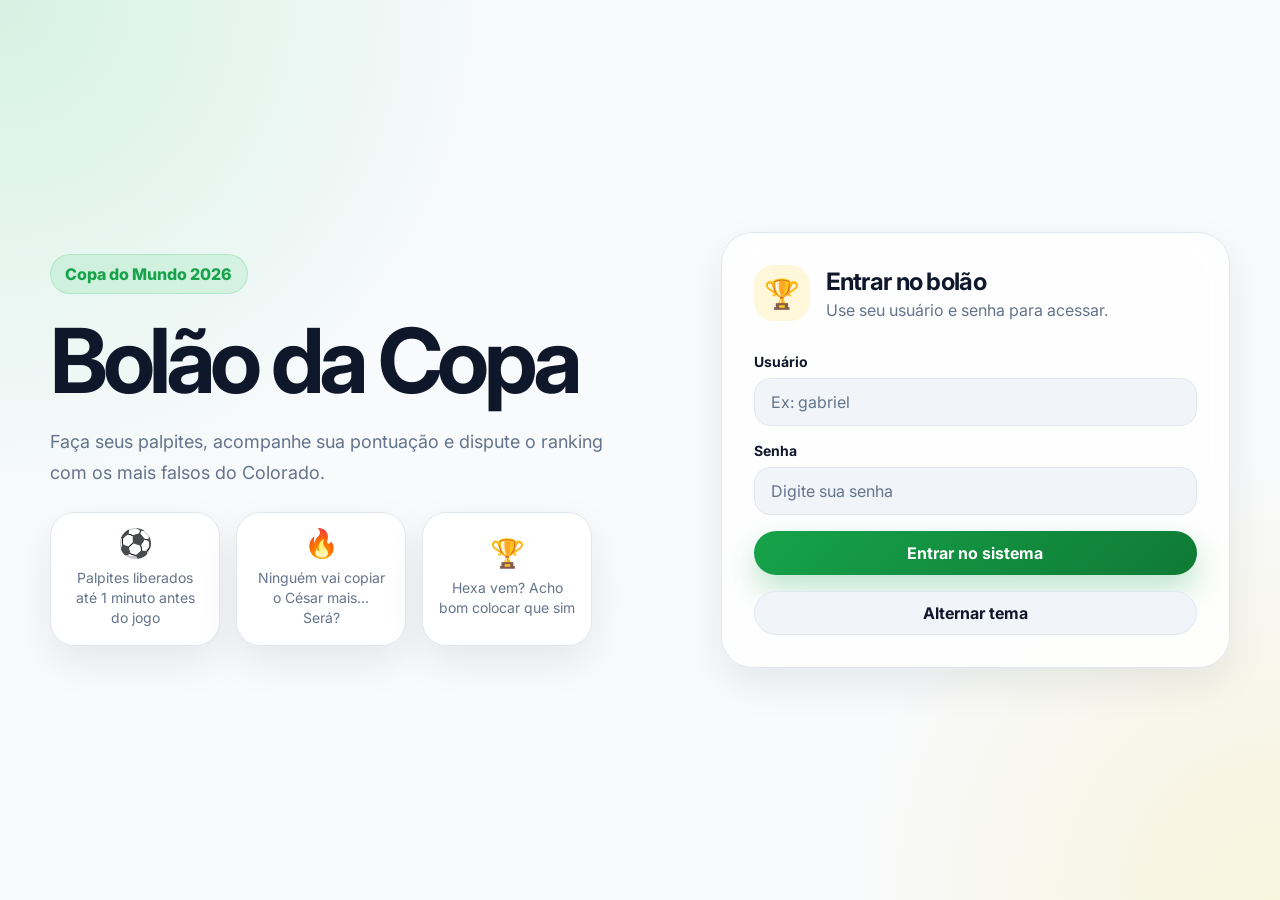
<file: index.html>
<!DOCTYPE html>
<html lang="pt-BR">
<head>
  <meta charset="UTF-8" />
  <meta name="viewport" content="width=device-width, initial-scale=1.0" />

  <title>Bolão da Copa | Login</title>
  <link rel="icon" type="image/png" href="./src/assets/bola.png?v=2">
  <link rel="apple-touch-icon" href="./src/assets/bola.png?v=2">

  <link rel="preconnect" href="https://fonts.googleapis.com">
  <link rel="preconnect" href="https://fonts.gstatic.com" crossorigin>
  <link 
    href="https://fonts.googleapis.com/css2?family=Inter:wght@400;500;600;700;800&display=swap" 
    rel="stylesheet"
  >

  <link rel="stylesheet" href="./src/css/base/reset.css">
  <link rel="stylesheet" href="./src/css/base/variables.css">
  <link rel="stylesheet" href="./src/css/base/global.css">

  <link rel="stylesheet" href="./src/css/components/button.css">
  <link rel="stylesheet" href="./src/css/components/form.css">
  <link rel="stylesheet" href="./src/css/components/card.css">

  <link rel="stylesheet" href="./src/css/pages/login.css">
</head>

<body>
  <main class="login-page">
    <section class="login-hero">
      <div class="login-hero__badge">
        Copa do Mundo 2026
      </div>

      <h1 class="login-hero__title">
        Bolão da Copa
      </h1>

      <p class="login-hero__description">
        Faça seus palpites, acompanhe sua pontuação e dispute o ranking com os mais falsos do Colorado.
      </p>

      <div class="login-hero__stats">
        <article>
          <strong>⚽</strong>
          <span>Palpites liberados até 1 minuto antes do jogo</span>
        </article>

        <article>
          <strong>🔥</strong>
          <span>Ninguém vai copiar o César mais... Será?</span>
        </article>

        <article>
          <strong>🏆</strong>
          <span>Hexa vem? Acho bom colocar que sim</span>
        </article>
      </div>
    </section>

    <section class="login-card card">
      <div class="login-card__header">
        <span class="login-card__icon">🏆</span>

        <div>
          <h2>Entrar no bolão</h2>
          <p>Use seu usuário e senha para acessar.</p>
        </div>
      </div>

      <form id="loginForm" class="form">
        <div class="form__group">
          <label for="username">Usuário</label>
          <input 
            type="text" 
            id="username" 
            name="username"
            placeholder="Ex: gabriel"
            autocomplete="username"
            required
          >
        </div>

        <div class="form__group">
          <label for="password">Senha</label>
          <input 
            type="password" 
            id="password" 
            name="password"
            placeholder="Digite sua senha"
            autocomplete="current-password"
            required
          >
        </div>

        <p id="loginError" class="form__error">
          Porra Igor, Sério? Usuário ou senha inválidos.
        </p>

        <button type="submit" class="button button--primary">
          Entrar no sistema
        </button>
      </form>

      <button id="themeToggle" class="button button--ghost login-card__theme-button">
        Alternar tema
      </button>
    </section>
  </main>

  <script type="module" src="./src/js/pages/login-page.js"></script>
</body>
</html>
</file>
<file: src/css/base/variables.css>
:root {
  --color-primary: #16a34a;
  --color-primary-dark: #0f7a35;
  --color-secondary: #facc15;

  --color-background: #f8fafc;
  --color-surface: #ffffff;
  --color-surface-soft: #f1f5f9;

  --color-text: #0f172a;
  --color-muted: #64748b;
  --color-border: #e2e8f0;

  --color-danger: #ef4444;
  --color-success: #22c55e;

  --shadow-soft: 0 24px 80px rgba(15, 23, 42, 0.12);
  --shadow-card: 0 16px 40px rgba(15, 23, 42, 0.08);

  --radius-sm: 0.75rem;
  --radius-md: 1rem;
  --radius-lg: 1.5rem;
  --radius-xl: 2rem;

  --font-family: "Inter", system-ui, -apple-system, BlinkMacSystemFont, "Segoe UI", sans-serif;

  --transition-default: 0.2s ease;
}

body.dark-theme {
  --color-primary: #34d399;
  --color-primary-dark: #10b981;
  --color-secondary: #facc15;

  --color-background: #10201b;
  --color-surface: #172b24;
  --color-surface-soft: #1f3a31;

  --color-text: #f4fbf7;
  --color-muted: #b6c8c0;
  --color-border: rgba(214, 255, 236, 0.12);

  --color-danger: #fb7185;
  --color-success: #4ade80;

  --shadow-soft: 0 24px 80px rgba(0, 0, 0, 0.28);
  --shadow-card: 0 16px 40px rgba(0, 0, 0, 0.22);
}
</file>
<file: src/css/base/global.css>
body {
  font-family: var(--font-family);
  background:
    radial-gradient(circle at top left, rgba(34, 197, 94, 0.16), transparent 32rem),
    radial-gradient(circle at bottom right, rgba(250, 204, 21, 0.14), transparent 28rem),
    var(--color-background);
  color: var(--color-text);
  transition:
    background-color var(--transition-default),
    color var(--transition-default);
}

::selection {
  background: var(--color-primary);
  color: #ffffff;
}

.container {
  width: min(1120px, calc(100% - 2rem));
  margin: 0 auto;
}

body.dark-theme input,
body.dark-theme select,
body.dark-theme textarea {
  background: rgba(31, 58, 49, 0.95);
  border-color: rgba(214, 255, 236, 0.12);
}

@media (max-width: 860px) {
  body.dark-theme {
    background:
      radial-gradient(circle at top left, rgba(34, 197, 94, 0.08), transparent 18rem),
      radial-gradient(circle at bottom right, rgba(250, 204, 21, 0.08), transparent 16rem),
      #0b1714;
  }
}
</file>
<file: src/css/components/button.css>
.button {
  min-height: 2.75rem;
  padding: 0 1.25rem;
  border-radius: 999px;
  font-weight: 700;

  display: inline-flex;
  align-items: center;
  justify-content: center;
  gap: 0.5rem;

  line-height: 1;
  text-align: center;
  text-decoration: none;

  transition:
    transform var(--transition-default),
    box-shadow var(--transition-default),
    background-color var(--transition-default),
    color var(--transition-default);
}

.button:hover {
  transform: translateY(-1px);
}

.button--primary {
  background: linear-gradient(135deg, var(--color-primary), var(--color-primary-dark));
  color: #ffffff;
  box-shadow: 0 14px 30px rgba(22, 163, 74, 0.28);
}

.button--primary:hover {
  box-shadow: 0 18px 38px rgba(22, 163, 74, 0.36);
}

.button--ghost {
  background: var(--color-surface-soft);
  color: var(--color-text);
  border: 1px solid var(--color-border);
}

.button--ghost:hover {
  background: var(--color-surface);
}
</file>
<file: src/css/components/form.css>
.form {
  display: grid;
  gap: 1rem;
}

.form__group {
  display: grid;
  gap: 0.5rem;
}

.form__group label {
  font-size: 0.875rem;
  font-weight: 700;
  color: var(--color-text);
}

.form__group input {
  width: 100%;
  height: 3rem;
  padding: 0 1rem;
  border-radius: var(--radius-md);
  border: 1px solid var(--color-border);
  background: var(--color-surface-soft);
  color: var(--color-text);
  outline: none;
  transition:
    border-color var(--transition-default),
    box-shadow var(--transition-default),
    background-color var(--transition-default);
}

.form__group input:focus {
  border-color: var(--color-primary);
  box-shadow: 0 0 0 4px rgba(34, 197, 94, 0.16);
}

.form__group input::placeholder {
  color: var(--color-muted);
}

.form__error {
  display: none;
  font-size: 0.875rem;
  font-weight: 600;
  color: var(--color-danger);
}

.form__error.is-visible {
  display: block;
}

body.dark-theme .form__group input {
  background: rgba(31, 58, 49, 0.95);
  border-color: rgba(214, 255, 236, 0.12);
}
</file>
<file: src/css/components/card.css>
.card {
  background: rgba(255, 255, 255, 0.82);
  border: 1px solid var(--color-border);
  border-radius: var(--radius-xl);
  box-shadow: var(--shadow-card);
  backdrop-filter: blur(18px);
}

body.dark-theme .card {
  background: rgba(23, 43, 36, 0.88);
  border-color: rgba(214, 255, 236, 0.12);
}
</file>
<file: src/css/pages/login.css>
.login-page {
  min-height: 100vh;
  display: grid;
  grid-template-columns: 1.1fr 0.9fr;
  align-items: center;
  gap: 3rem;
  width: min(1180px, calc(100% - 2rem));
  margin: 0 auto;
  padding: 3rem 0;
}

.login-hero {
  display: grid;
  gap: 1.5rem;
}

.login-hero__badge {
  width: fit-content;
  padding: 0.55rem 0.9rem;
  border-radius: 999px;
  background: rgba(34, 197, 94, 0.12);
  color: var(--color-primary);
  font-weight: 800;
  border: 1px solid rgba(34, 197, 94, 0.2);
}

.login-hero__title {
  font-size: clamp(3rem, 7vw, 6rem);
  line-height: 0.95;
  letter-spacing: -0.06em;
  max-width: 720px;
}

.login-hero__description {
  max-width: 580px;
  font-size: 1.125rem;
  line-height: 1.7;
  color: var(--color-muted);
}

.login-hero__stats {
  display: flex;
  gap: 1rem;
  flex-wrap: wrap;
}

.login-hero__stats article {
  width: 170px;
  min-height: 120px;
  padding: 1rem;
  border-radius: var(--radius-lg);
  background: var(--color-surface);
  border: 1px solid var(--color-border);
  box-shadow: var(--shadow-card);

  display: grid;
  gap: 0.65rem;
  align-content: center;
  justify-items: center;
  text-align: center;
}

.login-hero__stats strong {
  display: block;
  font-size: 1.75rem;
  line-height: 1;
}

.login-hero__stats span {
  color: var(--color-muted);
  font-size: 0.875rem;
  line-height: 1.45;
}

.login-card {
  padding: 2rem;
}

.login-card__header {
  display: flex;
  align-items: center;
  gap: 1rem;
  margin-bottom: 2rem;
}

.login-card__icon {
  width: 3.5rem;
  height: 3.5rem;
  display: grid;
  place-items: center;
  border-radius: 1.25rem;
  background: rgba(250, 204, 21, 0.16);
  font-size: 1.8rem;
}

.login-card__header h2 {
  font-size: 1.5rem;
  letter-spacing: -0.03em;
}

.login-card__header p {
  margin-top: 0.25rem;
  color: var(--color-muted);
}

.login-card__theme-button {
  width: 100%;
  margin-top: 1rem;
}

@media (max-width: 860px) {
  .login-page {
    grid-template-columns: 1fr;
    gap: 2rem;
    padding: 2rem 0;
  }

  .login-hero {
    text-align: center;
    justify-items: center;
  }

  .login-hero__stats {
    width: 100%;
    display: grid;
    grid-template-columns: repeat(3, 1fr);
    justify-content: center;
    gap: 0.65rem;
  }

  .login-hero__stats article {
    width: 100%;
    min-height: 104px;
    padding: 0.75rem 0.55rem;
    border-radius: 1.25rem;
  }

  .login-hero__stats strong {
    font-size: 1.45rem;
  }

  .login-hero__stats span {
    font-size: 0.76rem;
    line-height: 1.35;
  }

  .login-card {
    padding: 1.5rem;
  }
}

@media (max-width: 380px) {
  .login-hero__stats {
    gap: 0.45rem;
  }

  .login-hero__stats article {
    min-height: 96px;
    padding: 0.65rem 0.45rem;
  }

  .login-hero__stats strong {
    font-size: 1.25rem;
  }

  .login-hero__stats span {
    font-size: 0.7rem;
  }
}
</file>
